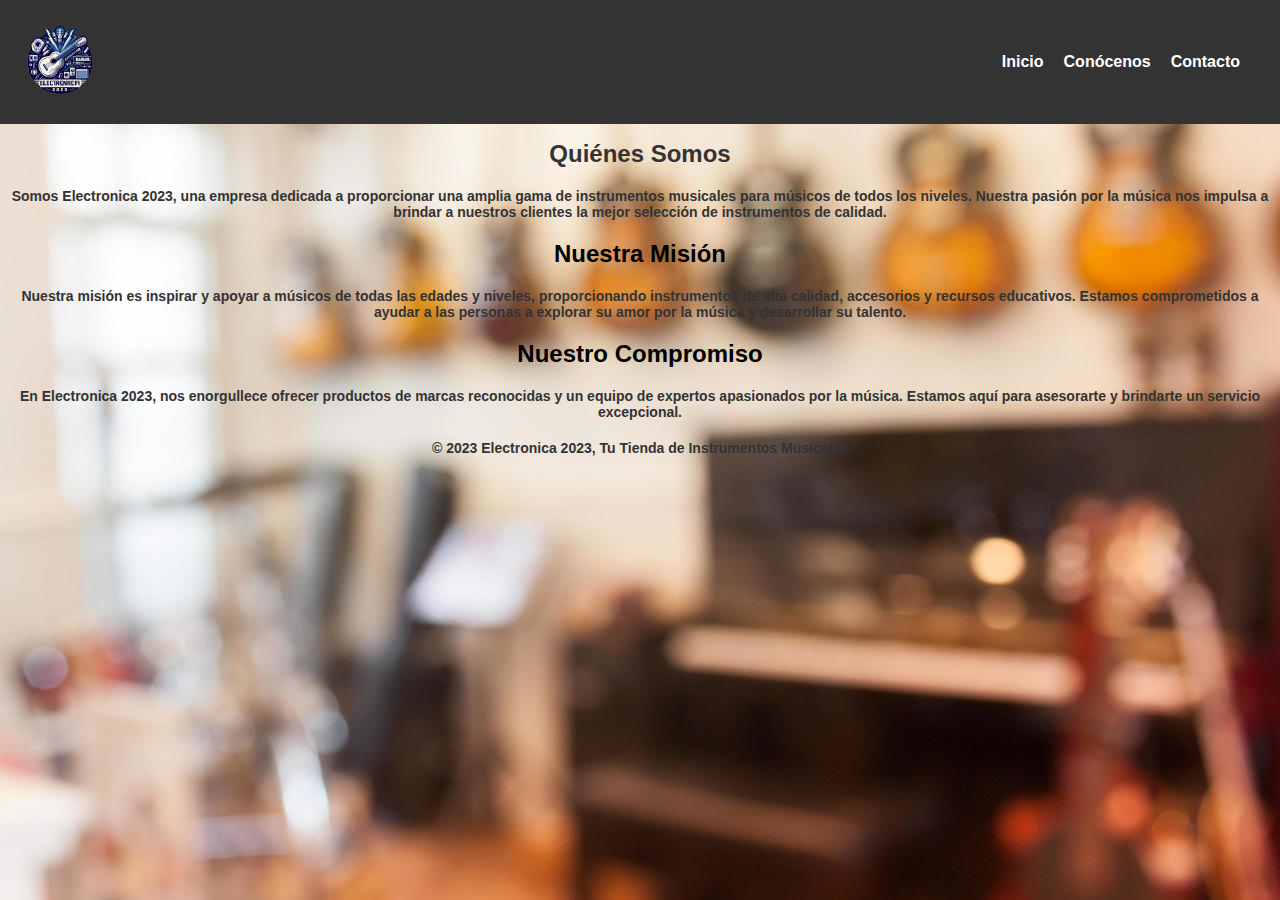
<file: jquery/conocenos.html>
<!DOCTYPE html>
<html>
<head>
    <meta charset="UTF-8">
    <title>Contacto</title>
    <link rel="stylesheet" href="styles.css">
</head>
<style>
    body {
        background-image: url('./media/fondoTienda.jpg');
        background-size: auto; /* Para que la imagen cubra toda la ventana */
        background-repeat: no-repeat; /* Para que la imagen no se repita */
    }
</style>
<body>
    <header>
        <nav>
            <div class="logo">
                <a href="index.html"> <!-- Añade este elemento <a> con el atributo href -->
                    <img src="./media/Logo.png" alt="Logo de Electronica 2023">
                </a>
            </div>
            <ul>
                <li><a href="index.html">Inicio</a></li>
                <li><a href="conocenos.html">Conócenos</a></li>
                <li><a href="contacto.html">Contacto</a></li>
            </ul>
        </nav>
    </header>
    

    <section>
        <h1 class="center-text">Quiénes Somos</h1>
        <p class="center-text">Somos <strong>Electronica 2023</strong>, una empresa dedicada a proporcionar una amplia gama de instrumentos musicales para músicos de todos los niveles. Nuestra pasión por la música nos impulsa a brindar a nuestros clientes la mejor selección de instrumentos de calidad.</p>
    </section>

    <section>
        <h2 class="center-text">Nuestra Misión</h2>
        <p class="center-text">Nuestra misión es inspirar y apoyar a músicos de todas las edades y niveles, proporcionando instrumentos de alta calidad, accesorios y recursos educativos. Estamos comprometidos a ayudar a las personas a explorar su amor por la música y desarrollar su talento.</p>
    </section>

    <section>
        <h2 class="center-text">Nuestro Compromiso</h2>
        <p class="center-text">En <strong>Electronica 2023</strong>, nos enorgullece ofrecer productos de marcas reconocidas y un equipo de expertos apasionados por la música. Estamos aquí para asesorarte y brindarte un servicio excepcional.</p>
    </section>

    <footer>
        <p class="center-text">&copy; 2023  Electronica 2023, Tu Tienda de Instrumentos Musicales</p>
    </footer>
</body>
</html>
</file>
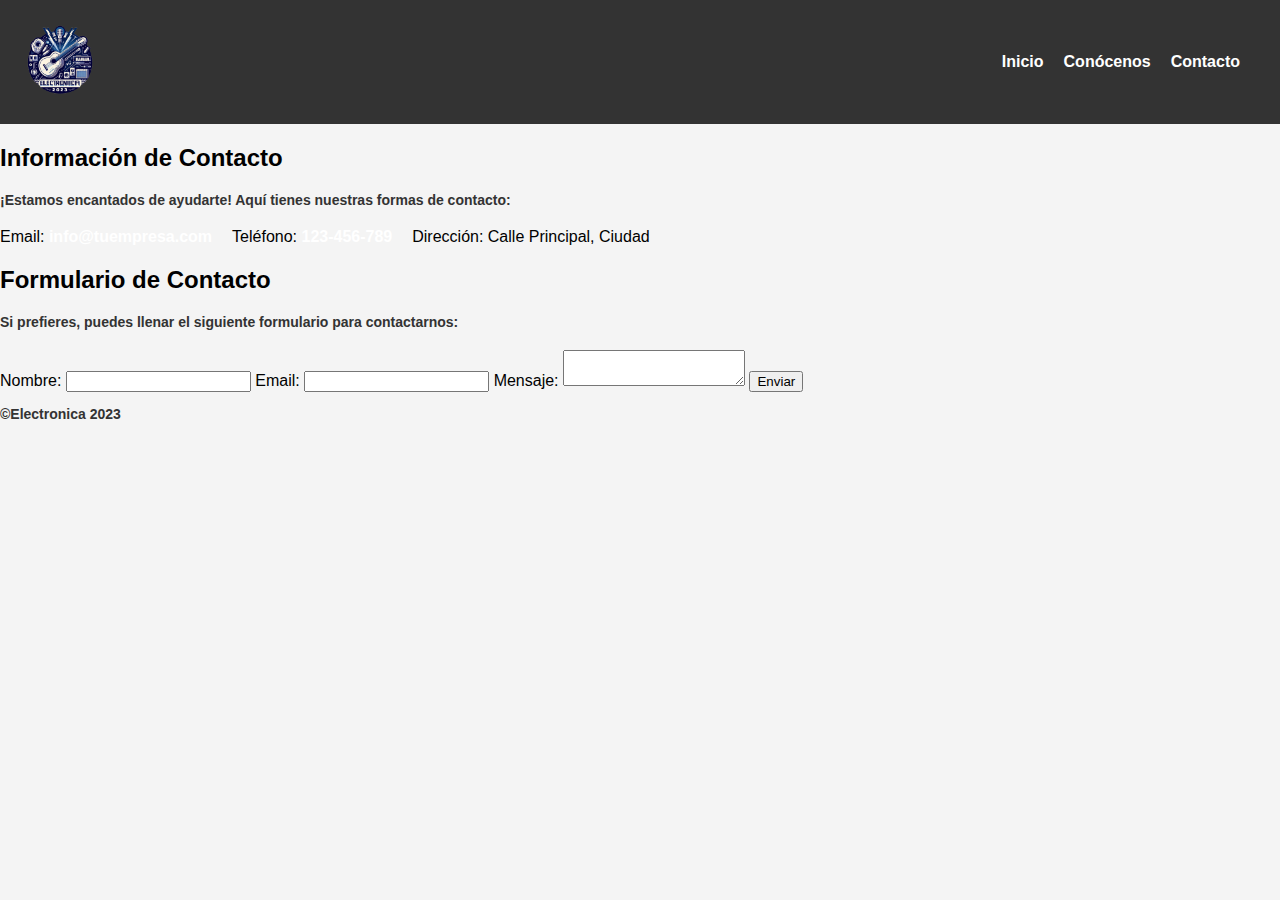
<file: jquery/contacto.html>
<!DOCTYPE html>
<html>
<head>
    <meta charset="UTF-8">
    <title>Contacto</title>
    <link rel="stylesheet" href="styles.css">
</head>
<body>
    <header>
        <nav>
            <div class="logo">
                <a href="index.html"> <!-- Añade este elemento <a> con el atributo href -->
                    <img src="./media/Logo.png" alt="Logo de Electronica 2023">
                </a>            </div>
            <ul>
                <li><a href="index.html">Inicio</a></li>
                <li><a href="conocenos.html">Conócenos</a></li>
                <li><a href="contacto.html">Contacto</a></li>
            </ul>
        </nav>
    </header>
    

    <section>
        <h2>Información de Contacto</h2>
        <p>¡Estamos encantados de ayudarte! Aquí tienes nuestras formas de contacto:</p>
        <ul>
            <li>Email: <a href="mailto:info@tuempresa.com">info@tuempresa.com</a></li>
            <li>Teléfono: <a href="tel:+123456789">123-456-789</a></li>
            <li>Dirección: Calle Principal, Ciudad</li>
        </ul>
    </section>

    <section>
        <h2>Formulario de Contacto</h2>
        <p>Si prefieres, puedes llenar el siguiente formulario para contactarnos:</p>
        <form action="procesar_formulario.php" method="post">
            <label for="nombre">Nombre:</label>
            <input type="text" id="nombre" name="nombre" required>

            <label for="email">Email:</label>
            <input type="email" id="email" name="email" required>

            <label for="mensaje">Mensaje:</label>
            <textarea id="mensaje" name="mensaje" required></textarea>

            <button type="submit">Enviar</button>
        </form>
    </section>

    <footer>
        <p>&copy;Electronica 2023</p>
    </footer>
</body>
</html>
</file>
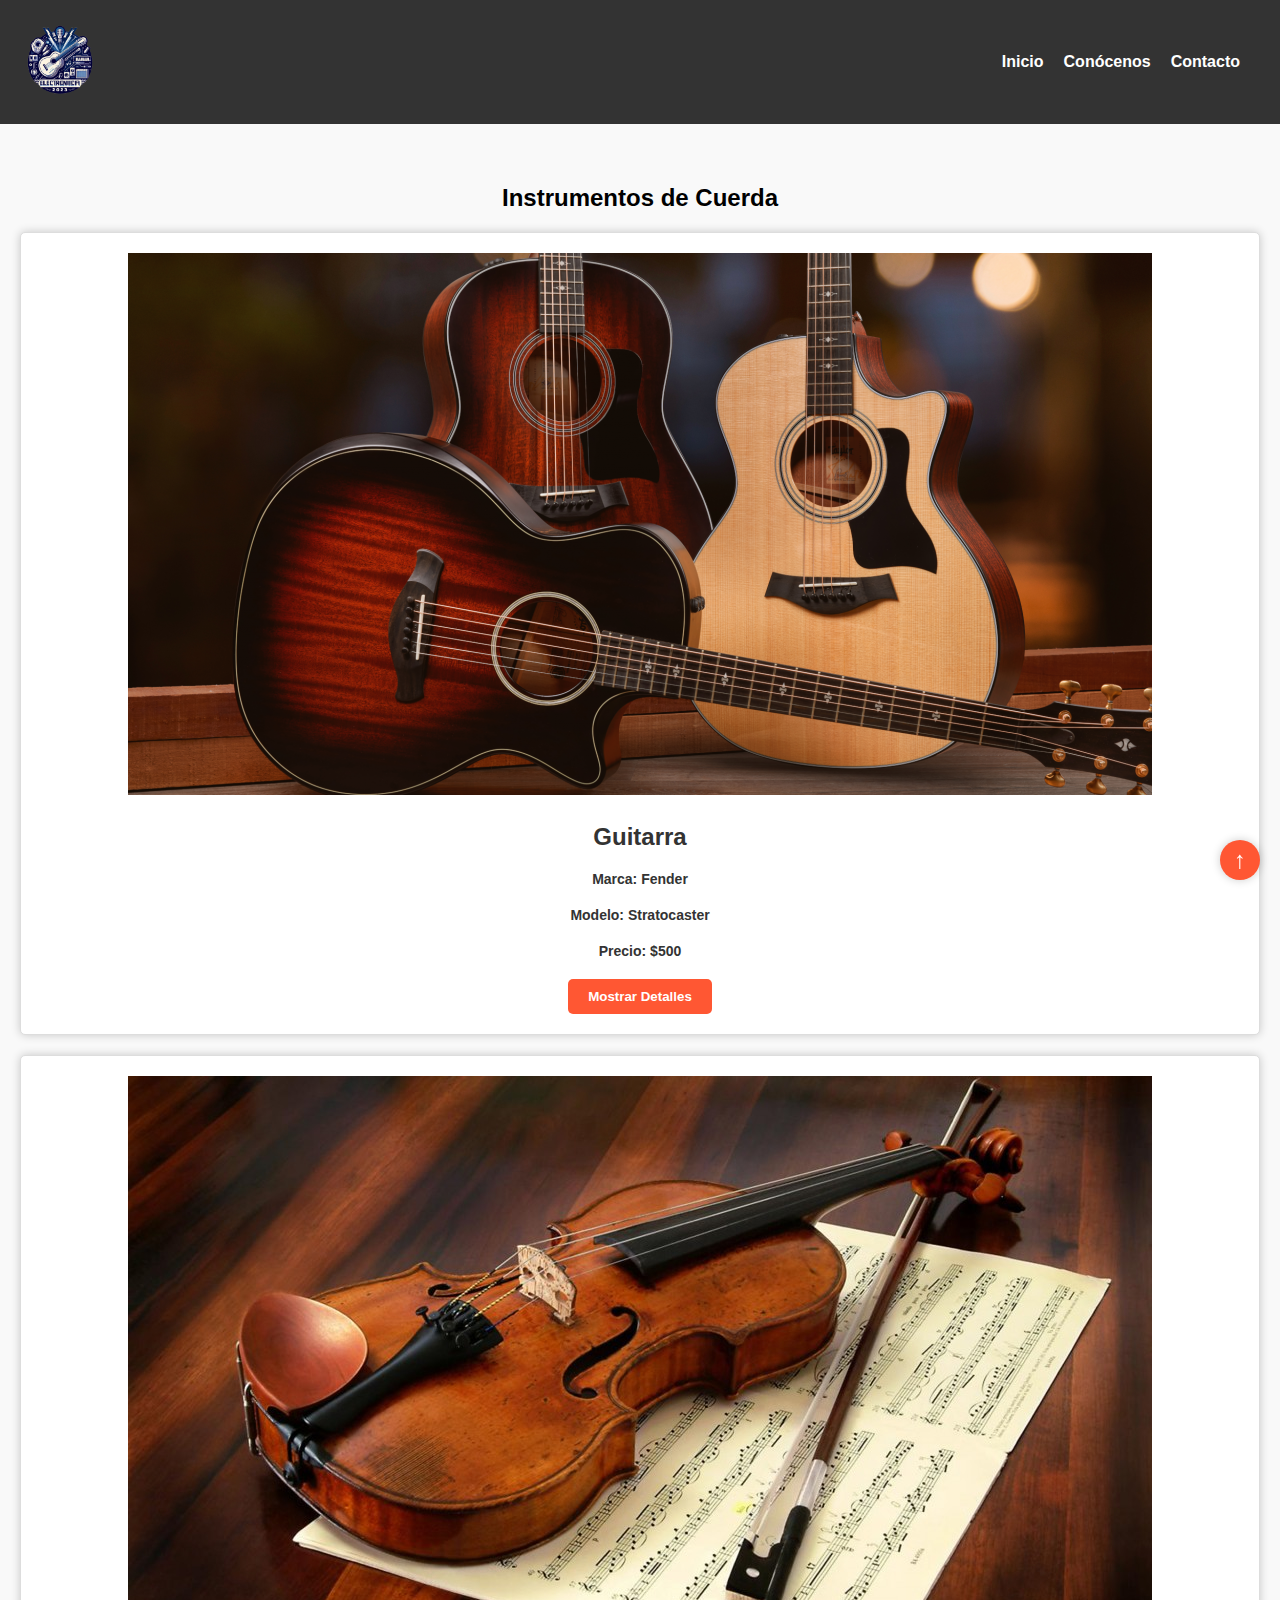
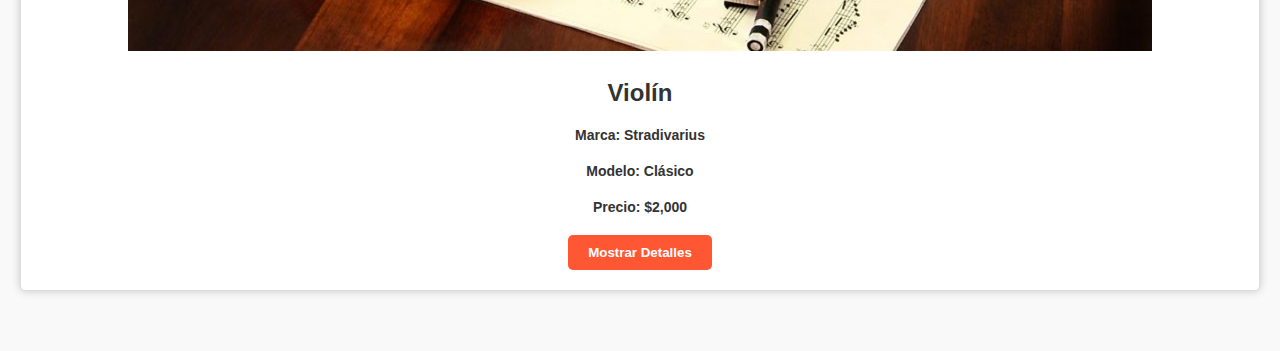
<file: jquery/cuerdas.html>
<!DOCTYPE html>
<html>
<head>
  <meta charset="UTF-8" />
  <title>Instrumentos de Cuerda</title>
  <link rel="stylesheet" href="styles.css" />
</head>
<body>
  <header>
    <nav>
      <div class="logo">
        <a href="index.html"> <!-- Añade este elemento <a> con el atributo href -->
          <img src="./media/Logo.png" alt="Logo de Electronica 2023">
        </a>
      </div>
      <ul>
        <li><a href="index.html">Inicio</a></li>
        <li><a href="conocenos.html">Conócenos</a></li>
        <li><a href="contacto.html">Contacto</a></li>
      </ul>
    </nav>
  </header>
  <div id="btn-flotante" class="btn-flotante">↑</div>
  <section class="instrumentos-cuerda">
    <h2>Instrumentos de Cuerda</h2>
    <div class="instrumento" data-nombre="Guitarra">
      <img src="./media/guitarra.png" alt="Guitarra" />
      <h3>Guitarra</h3>
      <p>Marca: Fender</p>
      <p>Modelo: Stratocaster</p>
      <p>Precio: $500</p>
      <button class="mostrar-datos">Mostrar Detalles</button>
      <div class="datos-instrumento">
        <p>La guitarra es un instrumento de cuerda popular utilizada en varios géneros musicales.</p>
        <p>Es conocida por su versatilidad y rica historia en la música.</p>
      </div>
    </div>
    <div class="instrumento" data-nombre="Violín">
      <img src="./media/violin.png" alt="Violín" />
      <h3>Violín</h3>
      <p>Marca: Stradivarius</p>
      <p>Modelo: Clásico</p>
      <p>Precio: $2,000</p>
      <button class="mostrar-datos">Mostrar Detalles</button>
      <div class="datos-instrumento">
        <p>El violín es un instrumento de cuerda clásico conocido por su belleza y expresividad.</p>
        <p>Es ampliamente utilizado en la música clásica y otros géneros.</p>
      </div>
    </div>
    <!-- Agrega más instrumentos de cuerda aquí -->
  </section>

  <footer>
    <!-- Pie de página con información de contacto o enlaces a redes sociales -->
  </footer>

  <script src="jquery.js"></script>
  <script src="script.js"></script>
</body>
</html>
</file>
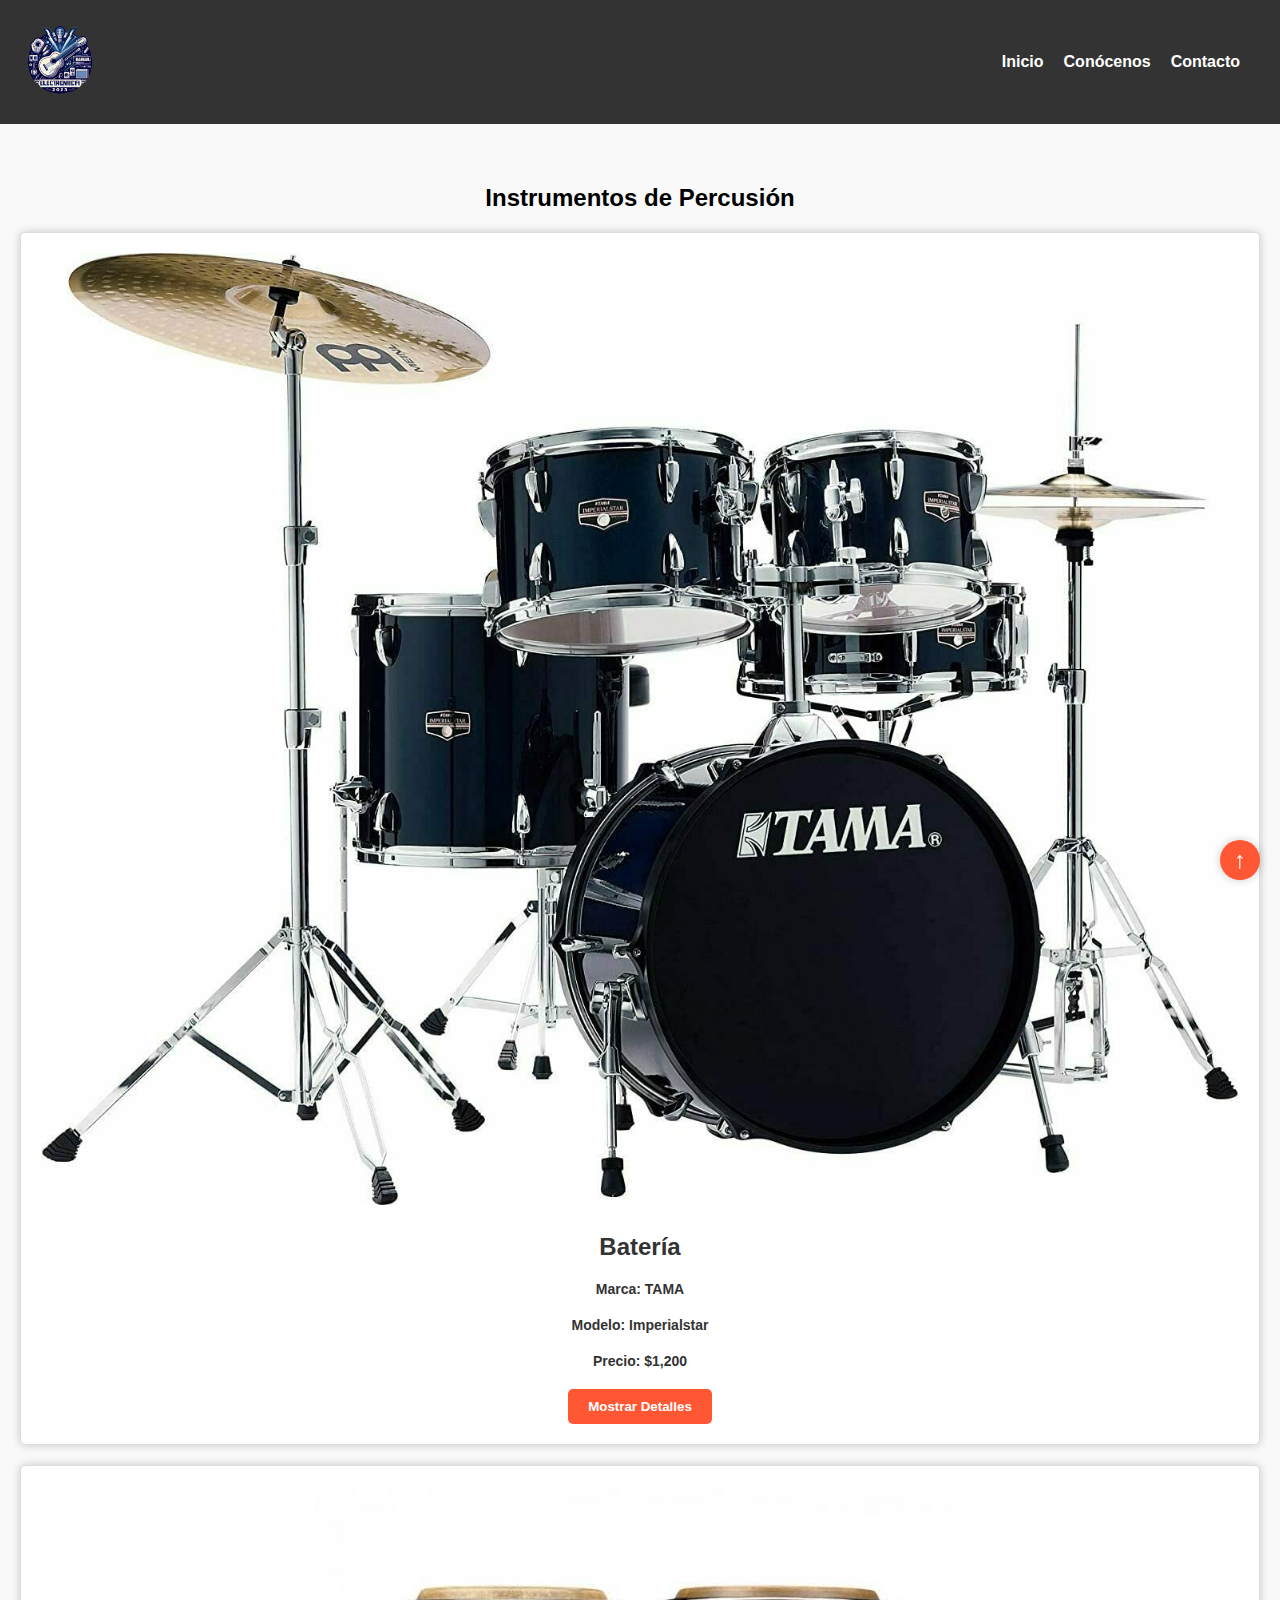
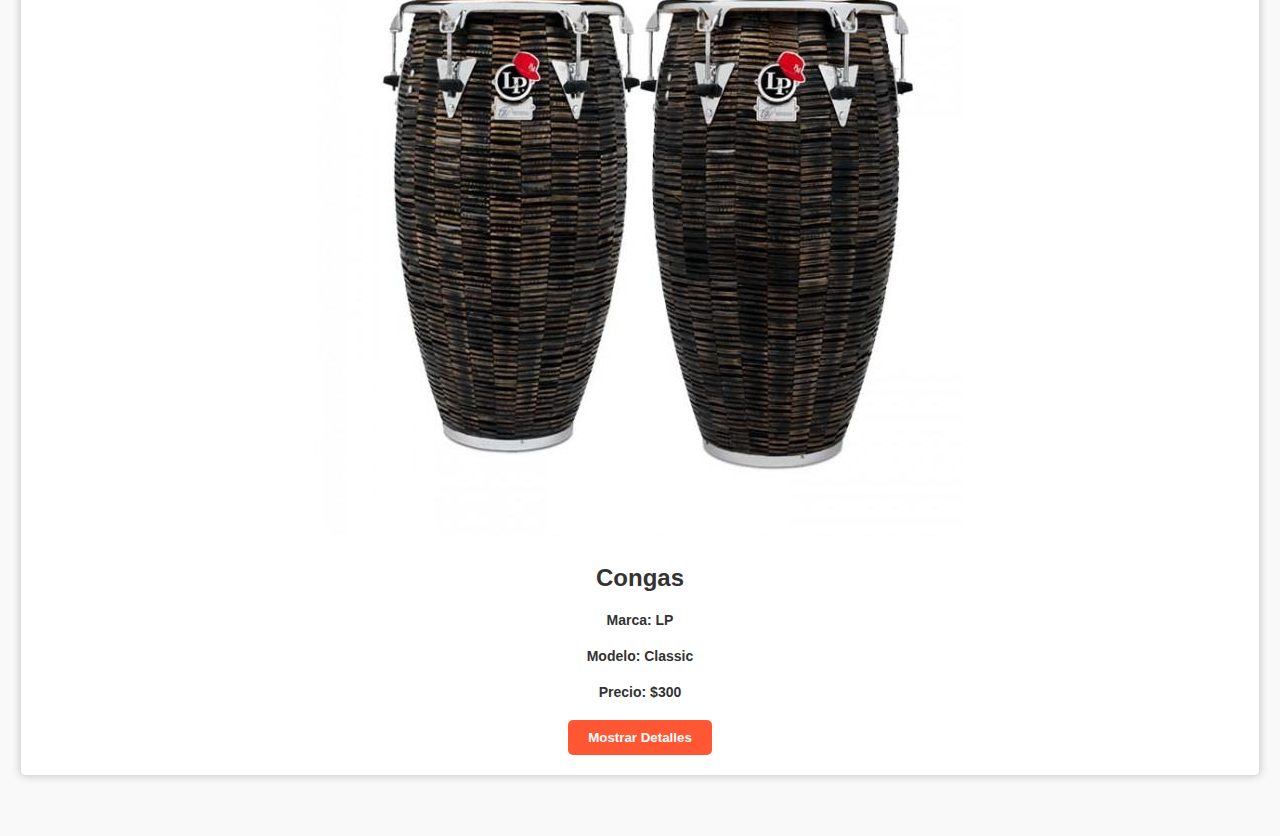
<file: jquery/percusion.html>
<!DOCTYPE html>
<html>
<head>
  <meta charset="UTF-8" />
  <title>Instrumentos de Percusión</title>
  <link rel="stylesheet" href="styles.css" />
</head>
<body>
  <header>
    <nav>
      <div class="logo">
        <a href="index.html"> <!-- Añade este elemento <a> con el atributo href -->
          <img src="./media/Logo.png" alt="Logo de Electronica 2023">
      </a>
      </div>
      <ul>
        <li><a href="index.html">Inicio</a></li>
        <li><a href="conocenos.html">Conócenos</a></li>
        <li><a href="contacto.html">Contacto</a></li>
      </ul>
    </nav>
  </header>
  <div id="btn-flotante" class="btn-flotante">↑</div>
  <section class="instrumentos-percusion">
    <h2>Instrumentos de Percusión</h2>
    <div class="instrumento" data-nombre="Batería">
      <img src="./media/bateria.png" alt="Batería" />
      <h3>Batería</h3>
      <p>Marca: TAMA</p>
      <p>Modelo: Imperialstar</p>
      <p>Precio: $1,200</p>
      <button class="mostrar-datos">Mostrar Detalles</button>
      <div class="datos-instrumento">
        <p>La batería es un conjunto de tambores y platillos utilizada en varios géneros musicales.</p>
        <p>Es esencial en bandas de rock y jazz, entre otros géneros.</p>
      </div>
    </div>
    <div class="instrumento" data-nombre="Congas">
      <img src="./media/congas.png" alt="Congas" />
      <h3>Congas</h3>
      <p>Marca: LP</p>
      <p>Modelo: Classic</p>
      <p>Precio: $300</p>
      <button class="mostrar-datos">Mostrar Detalles</button>
      <div class="datos-instrumento">
        <p>Las congas son tambores de origen afrocubano utilizados en música latina y tropical.</p>
        <p>Son conocidas por su sonido característico y ritmos contagiosos.</p>
      </div>
    </div>
    <!-- Agrega más instrumentos de percusión aquí -->
  </section>

  <footer>
    <!-- Pie de página con información de contacto o enlaces a redes sociales -->
  </footer>

  <script src="jquery.js"></script>
  <script src="script.js"></script>
</body>
</html>
</file>
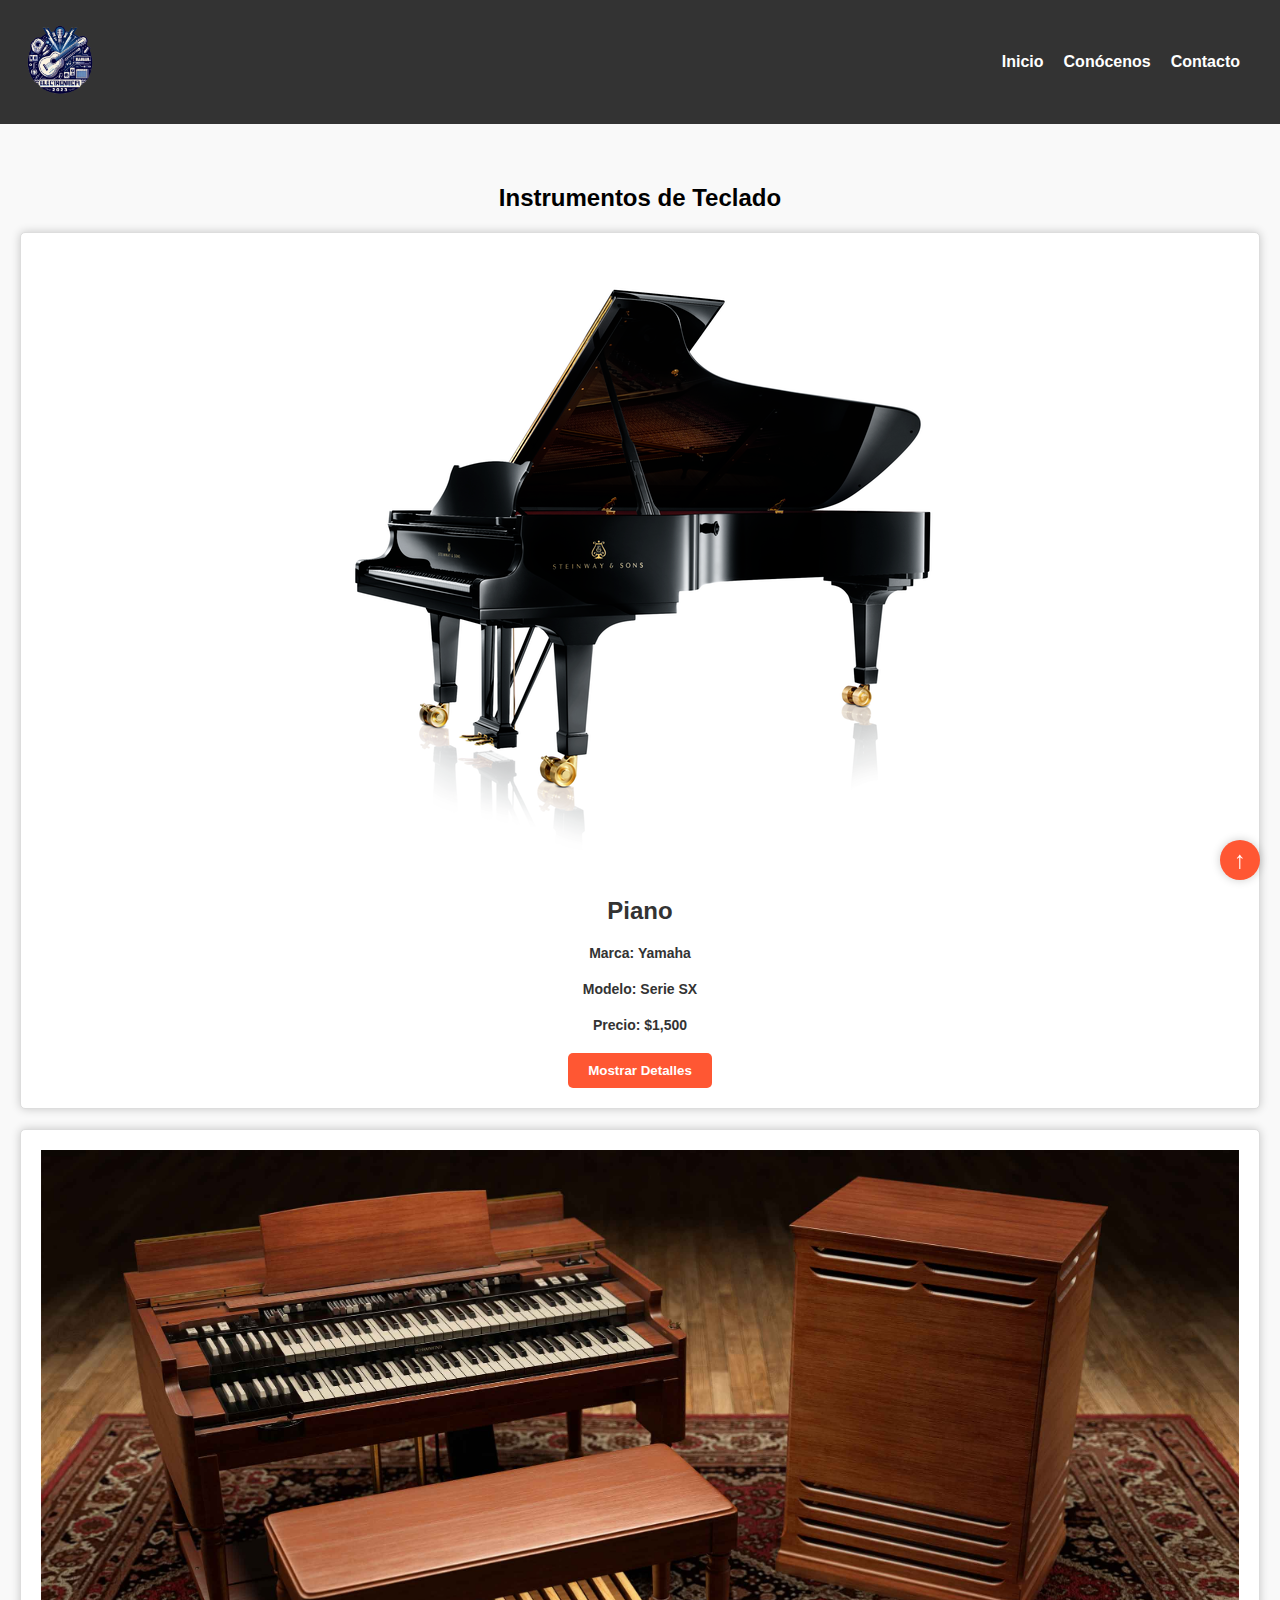
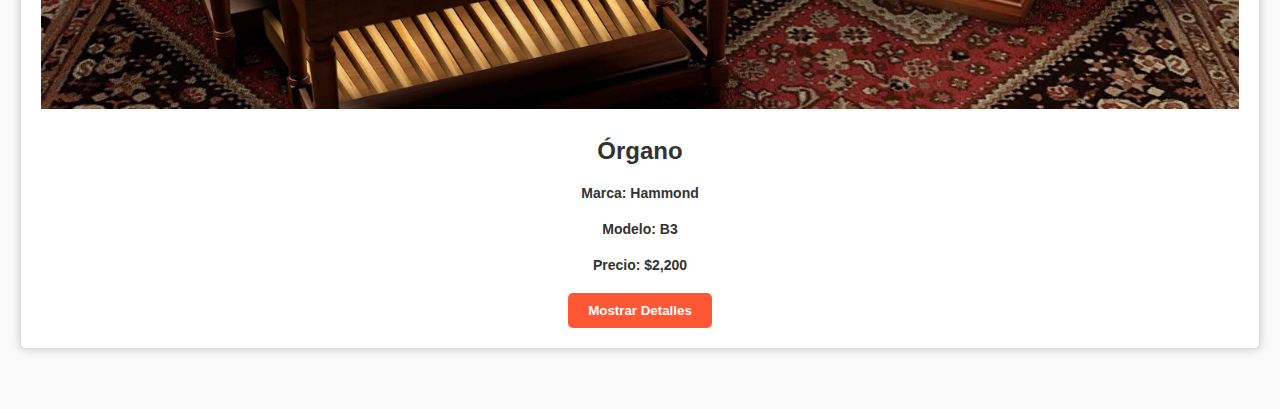
<file: jquery/teclados.html>
<!DOCTYPE html>
<html lang="es">
<head>
  <meta charset="UTF-8">
  <meta name="viewport" content="width=device-width, initial-scale=1.0">
  <title>Instrumentos de Teclado</title>
  <link rel="stylesheet" href="styles.css">
</head>
<body>
  <header>
    <nav>
      <div class="logo">
        <a href="index.html"> <!-- Añade este elemento <a> con el atributo href -->
          <img src="./media/Logo.png" alt="Logo de Electronica 2023">
      </a>
      </div>
      <ul>
        <li><a href="index.html">Inicio</a></li>
        <li><a href="conocenos.html">Conócenos</a></li>
        <li><a href="contacto.html">Contacto</a></li>
      </ul>
    </nav>
  </header>
  <div id="btn-flotante" class="btn-flotante">↑</div>
  <section class="instrumentos-teclado">
    <h2>Instrumentos de Teclado</h2>
    <div class="instrumento" data-nombre="Piano">
      <img src="./media/piano.png" alt="Piano">
      <h3>Piano</h3>
      <p>Marca: Yamaha</p>
      <p>Modelo: Serie SX</p>
      <p>Precio: $1,500</p>
      <button class="mostrar-datos">Mostrar Detalles</button>
      <div class="datos-instrumento">
        <p>El piano es un instrumento de teclado clásico utilizado en una amplia variedad de géneros musicales.</p>
        <p>Es conocido por su sonido rico y versatilidad.</p>
      </div>
    </div>
    <div class="instrumento" data-nombre="Órgano">
        <img src="./media/organo.png" alt="Órgano">
        <h3>Órgano</h3>
        <p>Marca: Hammond</p>
        <p>Modelo: B3</p>
        <p>Precio: $2,200</p>
        <button class="mostrar-datos">Mostrar Detalles</button>
        <div class="datos-instrumento">
          <p>El órgano es un instrumento de teclado utilizado en géneros como el rock y el jazz.</p>
          <p>Es conocido por su sonido distintivo y su papel en la música popular.</p>
        </div>
      </div>
  </section>

  <footer>
    <!-- Pie de página con información de contacto o enlaces a redes sociales -->
  </footer>

  <script src="jquery.js"></script>
  <script src="script.js"></script>
</body>
</html>
</file>
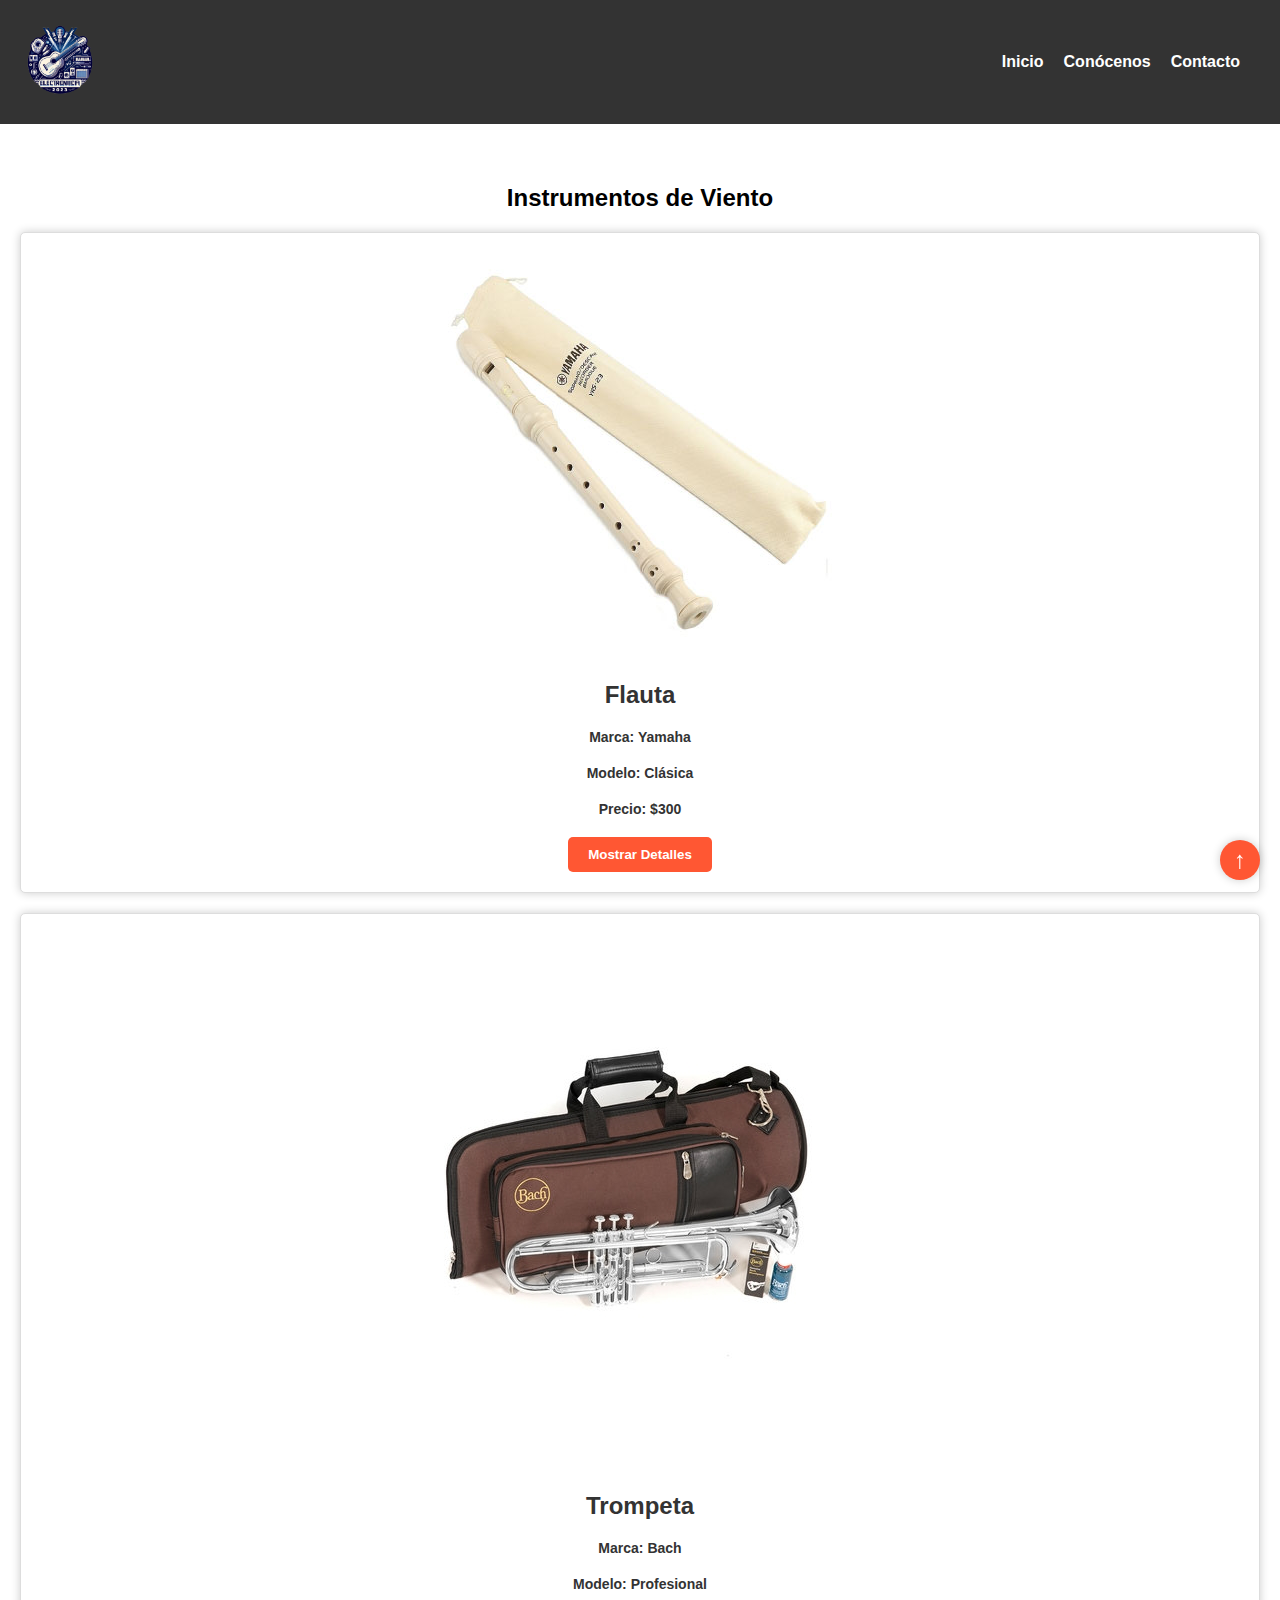
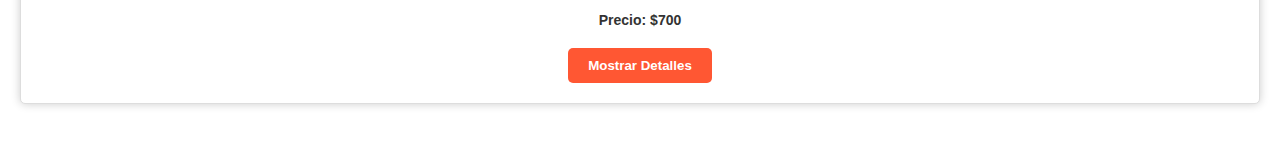
<file: jquery/viento.html>
<!DOCTYPE html>
<html>
<head>
  <meta charset="UTF-8" />
  <title>Instrumentos de Viento</title>
  <link rel="stylesheet" href="styles.css" />
</head>
<body>
  <header>
    <nav>
      <div class="logo">
        <a href="index.html"> <!-- Añade este elemento <a> con el atributo href -->
          <img src="./media/Logo.png" alt="Logo de Electronica 2023">
      </a>
      </div>
      <ul>
        <li><a href="index.html">Inicio</a></li>
        <li><a href="conocenos.html">Conócenos</a></li>
        <li><a href="contacto.html">Contacto</a></li>
      </ul>
    </nav>
  </header>
  <div id="btn-flotante" class="btn-flotante">↑</div>
  <section class="instrumentos-viento">
    <h2>Instrumentos de Viento</h2>
    <div class="instrumento" data-nombre="Flauta">
      <img src="./media/flauta.png" alt="Flauta" />
      <h3>Flauta</h3>
      <p>Marca: Yamaha</p>
      <p>Modelo: Clásica</p>
      <p>Precio: $300</p>
      <button class="mostrar-datos">Mostrar Detalles</button>
      <div class="datos-instrumento">
        <p>La flauta es un instrumento de viento conocido por su dulce sonido y versatilidad.</p>
        <p>Es ampliamente utilizado en la música clásica, así como en otros géneros musicales.</p>
      </div>
    </div>
    <div class="instrumento" data-nombre="Trompeta">
      <img src="./media/trompeta.png" alt="Trompeta" />
      <h3>Trompeta</h3>
      <p>Marca: Bach</p>
      <p>Modelo: Profesional</p>
      <p>Precio: $700</p>
      <button class="mostrar-datos">Mostrar Detalles</button>
      <div class="datos-instrumento">
        <p>La trompeta es un instrumento de viento metal utilizado en una amplia variedad de géneros musicales.</p>
        <p>Es conocida por su tono brillante y potente.</p>
      </div>
    </div>
    <!-- Agrega más instrumentos de viento aquí -->
  </section>

  <footer>
    <!-- Pie de página con información de contacto o enlaces a redes sociales -->
  </footer>

  <script src="jquery.js"></script>
  <script src="script.js"></script>
</body>
</html>
</file>
<file: jquery/styles.css>
/* Estilos generales */
body {
  background-color: #f4f4f4; /* Cambié el color de fondo */
  font-family: 'Arial', sans-serif;
  margin: 0;
  padding: 0;
}

/* Estilos de la barra de navegación */
nav {
  background: #333;
  color: white;
  padding: 20px;
  display: flex;
  justify-content: space-between;
  align-items: center;
}

ul {
  list-style: none;
  padding: 0;
  margin: 0;
  display: flex;
  align-items: center; /* Centra verticalmente los elementos en la barra de navegación */
}

li {
  display: inline;
  margin-right: 20px;
}

li a {
  text-decoration: none;
  color: white;
  font-weight: bold;
  font-size: 16px;
  transition: color 0.3s;
}

li a:hover {
  color: #FF5733; /* Cambié el color al pasar el mouse */
}

/* Estilos del logo */
.logo img {
  max-width: 80px; /* Ajusté el tamaño del logo */
}

/* Estilos de la sección hero */
.hero {
  background: url('./media/hero-background.jpg') center/cover no-repeat;
  padding: 100px 0;
  text-align: center;
  color: white;
}

.hero h1 {
  font-size: 36px;
  font-weight: bold;
  margin-bottom: 20px;
}

.hero p {
  font-size: 18px;
}

/* Estilos de la sección de instrumentos */
.instrumentos {
  background: #F9F9F9;
  padding: 40px 0;
  text-align: center;
}

.instrumento {
  margin: 20px;
  background: white;
  border: 1px solid #ddd;
  border-radius: 5px;
  padding: 20px;
  box-shadow: 0px 0px 10px rgba(0, 0, 0, 0.2);
}

.instrumento img {
  max-width: 100%;
}

.datos-instrumento {
  display: none;
}


.mostrar-datos {
  background: #FF5733; /* Cambié el color del botón */
  color: white;
  padding: 10px 20px;
  border: none;
  cursor: pointer;
  font-weight: bold;
  border-radius: 5px;
  transition: background 0.3s;
}

.mostrar-datos:hover {
  background: #df4a39; /* Cambié el color al pasar el mouse */
}

.datos-guitarra {
  display: none;
  margin-top: 20px;
}

/* Estilos de la sección de tipos de instrumentos */
.tipos-instrumentos {
  background: #F4F4F4;
  padding: 40px 0;
  text-align: center;
}

.card {
  margin: 20px;
  background: white;
  border: 1px solid #ddd;
  border-radius: 5px;
  padding: 20px;
  box-shadow: 0px 0px 10px rgba(0, 0, 0, 0.2);
  transition: transform 0.3s;
}

.card:hover {
  transform: scale(1.05); /* Efecto de escala al pasar el mouse */
}

/* Otros estilos */
h2 {
  font-size: 24px;
  font-weight: bold;
  margin-bottom: 20px;
}
h1 {
  font-size: 24px;
  font-weight: bold;
  margin-bottom: 20px;
  color: #333;
}
h3 {
  font-size: 24px;
  font-weight: bold;
  margin-bottom: 20px;
  color: #333;
}

p {
  font-size: 14px;
  font-weight: bold;
  margin-bottom: 20px;
  color: #333;
}

/* Estilos del botón flotante */
.btn-flotante {
  position: fixed;
  bottom: 20px;
  right: 20px;
  background: #FF5733;
  color: white;
  font-size: 24px;
  width: 40px;
  height: 40px;
  text-align: center;
  line-height: 40px;
  border-radius: 50%;
  cursor: pointer;
  box-shadow: 0px 0px 10px rgba(0, 0, 0, 0.2);
  transition: background 0.3s;
}

.btn-flotante:hover {
  background: #E74C3C; /* Cambia el color al pasar el mouse */
}

/* Estilos para la página de cuerdas */
.instrumentos-cuerda {
  background: #F9F9F9; /* Cambia el fondo a un color similar al de la sección de instrumentos */
  padding: 40px 0;
  text-align: center;
}

.instrumentos-cuerda h2 {
  font-size: 24px;
  font-weight: bold;
  margin-bottom: 20px;
}

.instrumento-cuerda {
  margin: 20px;
  background: white;
  border: 1px solid #ddd;
  border-radius: 5px;
  padding: 20px;
  box-shadow: 0px 0px 10px rgba(0, 0, 0, 0.2);
}

.instrumento-cuerda img {
  max-width: 100%;
}

.datos-cuerda {
  display: none;
  margin-top: 20px;
}

/* Estilos para la página de instrumentos de viento */
.instrumentos-viento {
  background: #ffffff; /* Cambia el color de fondo para instrumentos de viento */
  padding: 40px 0;
  text-align: center;
}



.instrumentos-viento .instrumento img {
  max-width: 100%;
}


.instrumentos-viento .datos-instrumento {
  display: none;
  margin-top: 20px;
}

/* Otros estilos específicos para la página de instrumentos de viento */
.instrumentos-viento h2 {
  font-size: 24px;
  font-weight: bold;
  margin-bottom: 20px;
}

/* Estilos de la sección de instrumentos de percusión */
.instrumentos-percusion {
  background: #F9F9F9;
  padding: 40px 0;
  text-align: center;
}

.instrumentos-percusion .instrumento {
  margin: 20px;
  background: white;
  border: 1px solid #ddd;
  border-radius: 5px;
  padding: 20px;
  box-shadow: 0px 0px 10px rgba(0, 0, 0, 0.2);
}

.instrumentos-percusion .instrumento img {
  max-width: 100%;
}

/* Estilos de la sección de instrumentos de teclado */
.instrumentos-teclado {
  background: #F9F9F9;
  padding: 40px 0;
  text-align: center;
}

.instrumentos-teclado .instrumento {
  margin: 20px;
  background: white;
  border: 1px solid #ddd;
  border-radius: 5px;
  padding: 20px;
  box-shadow: 0px 0px 10px rgba(0, 0, 0, 0.2);
}

.instrumentos-teclado .instrumento img {
  max-width: 100%;
}

/*///////////////////////////////////////////////////////*/

.center-text {
  text-align: center;
}
</file>
